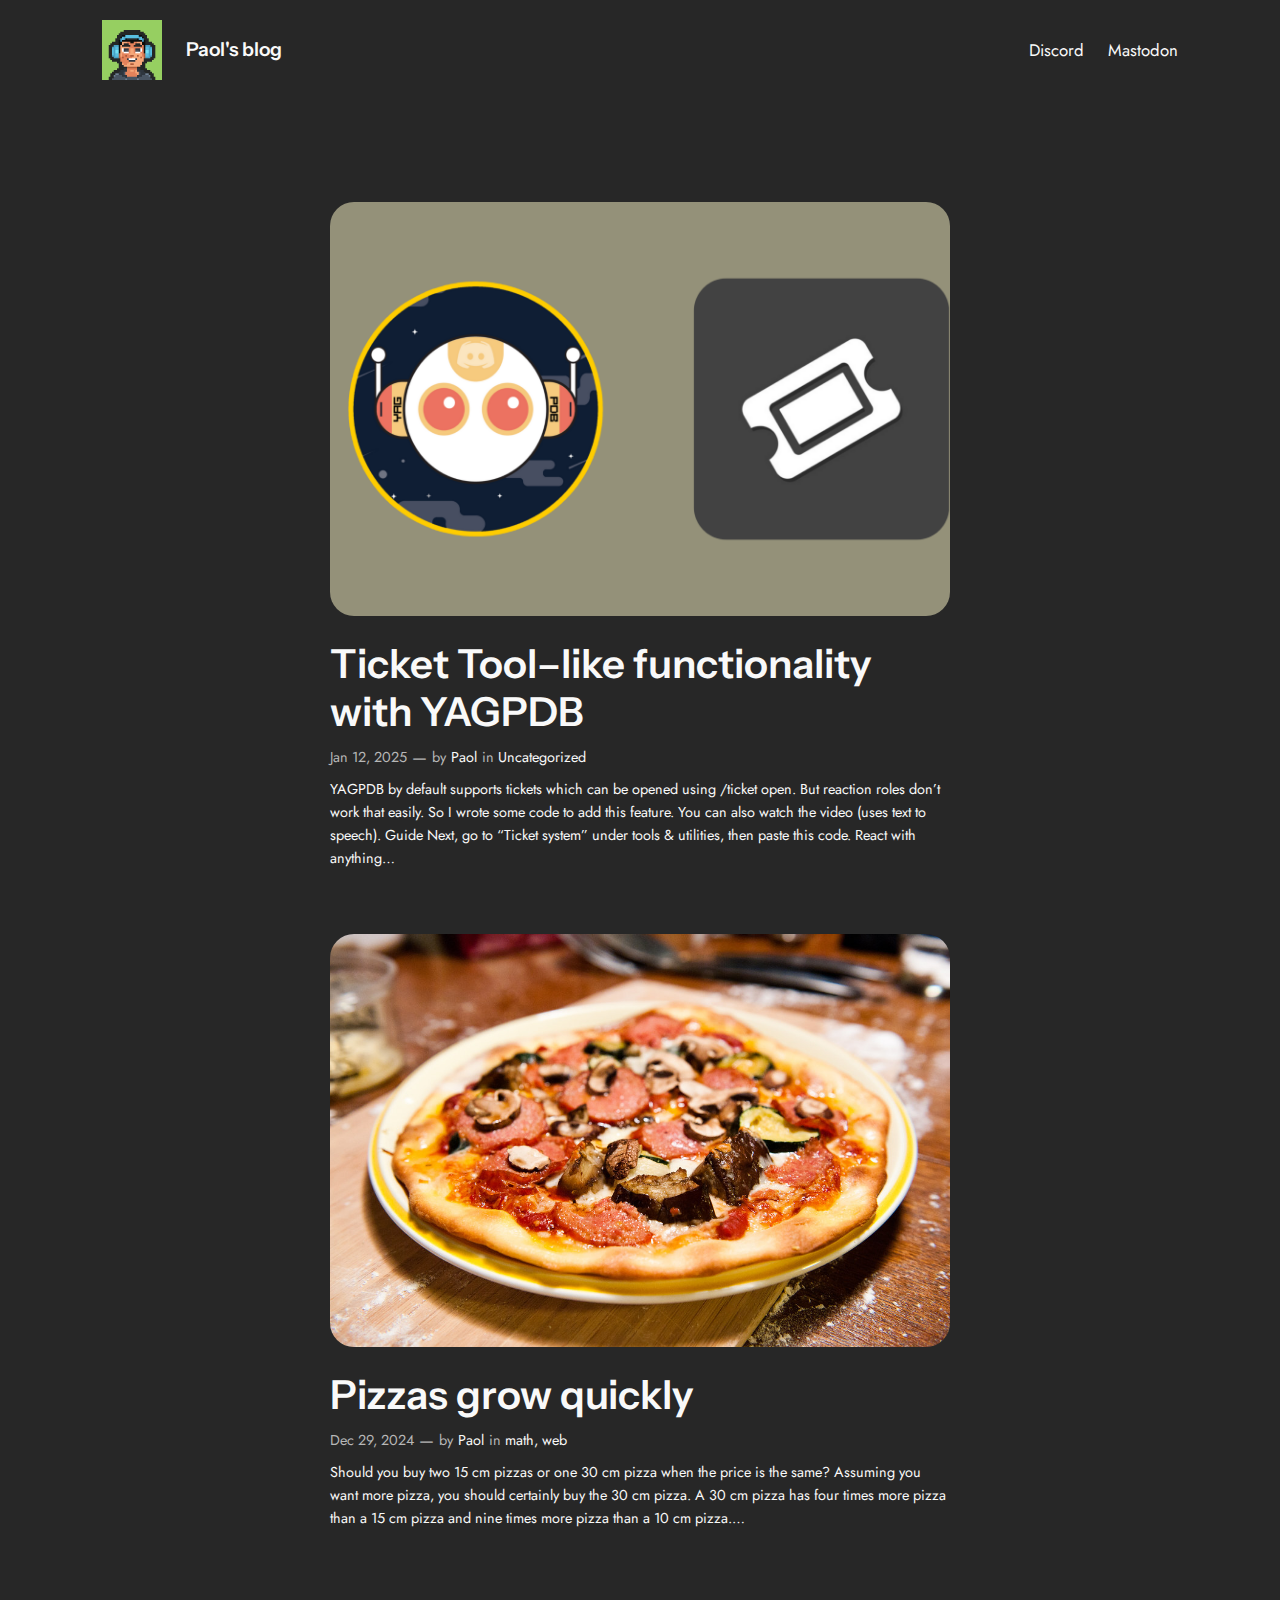
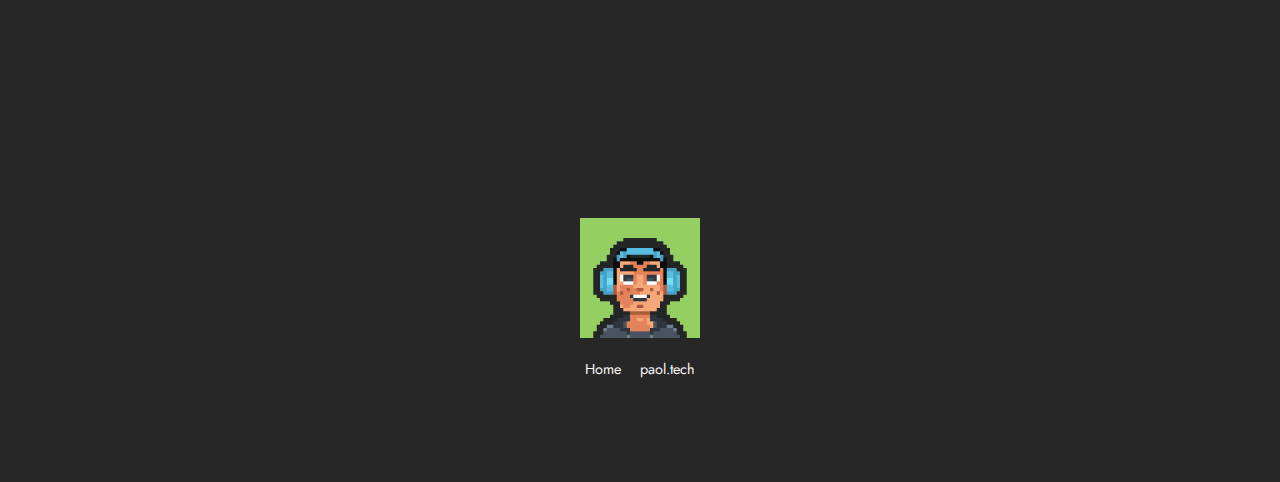
<file: index.html>
<!DOCTYPE html>
<html lang="en-US">
<head>
	<meta charset="UTF-8">
	<meta name="viewport" content="width=device-width, initial-scale=1">
<meta name="robots" content="max-image-preview:large">
	<style>img:is([sizes="auto" i], [sizes^="auto," i]) { contain-intrinsic-size: 3000px 1500px }</style>
	<title>Paol&#039;s blog</title>
<link rel="alternate" type="application/rss+xml" title="Paol&#039;s blog &raquo; Feed" href="./feed/index.html">
<link rel="alternate" type="application/rss+xml" title="Paol&#039;s blog &raquo; Comments Feed" href="./comments/feed/index.html">
<script>
window._wpemojiSettings = {"baseUrl":"https:\/\/s.w.org\/images\/core\/emoji\/15.0.3\/72x72\/","ext":".png","svgUrl":"https:\/\/s.w.org\/images\/core\/emoji\/15.0.3\/svg\/","svgExt":".svg","source":{"concatemoji":".\/\/wp-includes\/js\/wp-emoji-release.min.js?ver=6.7.1"}};
/*! This file is auto-generated */
!function(i,n){var o,s,e;function c(e){try{var t={supportTests:e,timestamp:(new Date).valueOf()};sessionStorage.setItem(o,JSON.stringify(t))}catch(e){}}function p(e,t,n){e.clearRect(0,0,e.canvas.width,e.canvas.height),e.fillText(t,0,0);var t=new Uint32Array(e.getImageData(0,0,e.canvas.width,e.canvas.height).data),r=(e.clearRect(0,0,e.canvas.width,e.canvas.height),e.fillText(n,0,0),new Uint32Array(e.getImageData(0,0,e.canvas.width,e.canvas.height).data));return t.every(function(e,t){return e===r[t]})}function u(e,t,n){switch(t){case"flag":return n(e,"🏳️‍⚧️","🏳️​⚧️")?!1:!n(e,"🇺🇳","🇺​🇳")&&!n(e,"🏴󠁧󠁢󠁥󠁮󠁧󠁿","🏴​󠁧​󠁢​󠁥​󠁮​󠁧​󠁿");case"emoji":return!n(e,"🐦‍⬛","🐦​⬛")}return!1}function f(e,t,n){var r="undefined"!=typeof WorkerGlobalScope&&self instanceof WorkerGlobalScope?new OffscreenCanvas(300,150):i.createElement("canvas"),a=r.getContext("2d",{willReadFrequently:!0}),o=(a.textBaseline="top",a.font="600 32px Arial",{});return e.forEach(function(e){o[e]=t(a,e,n)}),o}function t(e){var t=i.createElement("script");t.src=e,t.defer=!0,i.head.appendChild(t)}"undefined"!=typeof Promise&&(o="wpEmojiSettingsSupports",s=["flag","emoji"],n.supports={everything:!0,everythingExceptFlag:!0},e=new Promise(function(e){i.addEventListener("DOMContentLoaded",e,{once:!0})}),new Promise(function(t){var n=function(){try{var e=JSON.parse(sessionStorage.getItem(o));if("object"==typeof e&&"number"==typeof e.timestamp&&(new Date).valueOf()<e.timestamp+604800&&"object"==typeof e.supportTests)return e.supportTests}catch(e){}return null}();if(!n){if("undefined"!=typeof Worker&&"undefined"!=typeof OffscreenCanvas&&"undefined"!=typeof URL&&URL.createObjectURL&&"undefined"!=typeof Blob)try{var e="postMessage("+f.toString()+"("+[JSON.stringify(s),u.toString(),p.toString()].join(",")+"));",r=new Blob([e],{type:"text/javascript"}),a=new Worker(URL.createObjectURL(r),{name:"wpTestEmojiSupports"});return void(a.onmessage=function(e){c(n=e.data),a.terminate(),t(n)})}catch(e){}c(n=f(s,u,p))}t(n)}).then(function(e){for(var t in e)n.supports[t]=e[t],n.supports.everything=n.supports.everything&&n.supports[t],"flag"!==t&&(n.supports.everythingExceptFlag=n.supports.everythingExceptFlag&&n.supports[t]);n.supports.everythingExceptFlag=n.supports.everythingExceptFlag&&!n.supports.flag,n.DOMReady=!1,n.readyCallback=function(){n.DOMReady=!0}}).then(function(){return e}).then(function(){var e;n.supports.everything||(n.readyCallback(),(e=n.source||{}).concatemoji?t(e.concatemoji):e.wpemoji&&e.twemoji&&(t(e.twemoji),t(e.wpemoji)))}))}((window,document),window._wpemojiSettings);
</script>
<style id="wp-block-site-logo-inline-css">.wp-block-site-logo{box-sizing:border-box;line-height:0}.wp-block-site-logo a{display:inline-block;line-height:0}.wp-block-site-logo.is-default-size img{height:auto;width:120px}.wp-block-site-logo img{height:auto;max-width:100%}.wp-block-site-logo a,.wp-block-site-logo img{border-radius:inherit}.wp-block-site-logo.aligncenter{margin-left:auto;margin-right:auto;text-align:center}:root :where(.wp-block-site-logo.is-style-rounded){border-radius:9999px}</style>
<style id="wp-block-site-title-inline-css">.wp-block-site-title{box-sizing:border-box}.wp-block-site-title :where(a){color:inherit;font-family:inherit;font-size:inherit;font-style:inherit;font-weight:inherit;letter-spacing:inherit;line-height:inherit;text-decoration:inherit}</style>
<style id="wp-block-group-inline-css">.wp-block-group{box-sizing:border-box}:where(.wp-block-group.wp-block-group-is-layout-constrained){position:relative}</style>
<style id="wp-block-navigation-link-inline-css">.wp-block-navigation .wp-block-navigation-item__label{overflow-wrap:break-word}.wp-block-navigation .wp-block-navigation-item__description{display:none}.link-ui-tools{border-top:1px solid #f0f0f0;padding:8px}.link-ui-block-inserter{padding-top:8px}.link-ui-block-inserter__back{margin-left:8px;text-transform:uppercase}

				.is-style-arrow-link .wp-block-navigation-item__label:after {
					content: "\2197";
					padding-inline-start: 0.25rem;
					vertical-align: middle;
					text-decoration: none;
					display: inline-block;
				}</style>
<link rel="stylesheet" id="wp-block-navigation-css" href="./wp-includes/blocks/navigation/style.min.css?ver=6.7.1" media="all">
<style id="wp-block-paragraph-inline-css">.is-small-text{font-size:.875em}.is-regular-text{font-size:1em}.is-large-text{font-size:2.25em}.is-larger-text{font-size:3em}.has-drop-cap:not(:focus):first-letter{float:left;font-size:8.4em;font-style:normal;font-weight:100;line-height:.68;margin:.05em .1em 0 0;text-transform:uppercase}body.rtl .has-drop-cap:not(:focus):first-letter{float:none;margin-left:.1em}p.has-drop-cap.has-background{overflow:hidden}:root :where(p.has-background){padding:1.25em 2.375em}:where(p.has-text-color:not(.has-link-color)) a{color:inherit}p.has-text-align-left[style*="writing-mode:vertical-lr"],p.has-text-align-right[style*="writing-mode:vertical-rl"]{rotate:180deg}</style>
<style id="wp-block-post-featured-image-inline-css">.wp-block-post-featured-image{margin-left:0;margin-right:0}.wp-block-post-featured-image a{display:block;height:100%}.wp-block-post-featured-image :where(img){box-sizing:border-box;height:auto;max-width:100%;vertical-align:bottom;width:100%}.wp-block-post-featured-image.alignfull img,.wp-block-post-featured-image.alignwide img{width:100%}.wp-block-post-featured-image .wp-block-post-featured-image__overlay.has-background-dim{background-color:#000;inset:0;position:absolute}.wp-block-post-featured-image{position:relative}.wp-block-post-featured-image .wp-block-post-featured-image__overlay.has-background-gradient{background-color:initial}.wp-block-post-featured-image .wp-block-post-featured-image__overlay.has-background-dim-0{opacity:0}.wp-block-post-featured-image .wp-block-post-featured-image__overlay.has-background-dim-10{opacity:.1}.wp-block-post-featured-image .wp-block-post-featured-image__overlay.has-background-dim-20{opacity:.2}.wp-block-post-featured-image .wp-block-post-featured-image__overlay.has-background-dim-30{opacity:.3}.wp-block-post-featured-image .wp-block-post-featured-image__overlay.has-background-dim-40{opacity:.4}.wp-block-post-featured-image .wp-block-post-featured-image__overlay.has-background-dim-50{opacity:.5}.wp-block-post-featured-image .wp-block-post-featured-image__overlay.has-background-dim-60{opacity:.6}.wp-block-post-featured-image .wp-block-post-featured-image__overlay.has-background-dim-70{opacity:.7}.wp-block-post-featured-image .wp-block-post-featured-image__overlay.has-background-dim-80{opacity:.8}.wp-block-post-featured-image .wp-block-post-featured-image__overlay.has-background-dim-90{opacity:.9}.wp-block-post-featured-image .wp-block-post-featured-image__overlay.has-background-dim-100{opacity:1}.wp-block-post-featured-image:where(.alignleft,.alignright){width:100%}</style>
<style id="wp-block-post-title-inline-css">.wp-block-post-title{box-sizing:border-box;word-break:break-word}.wp-block-post-title :where(a){display:inline-block;font-family:inherit;font-size:inherit;font-style:inherit;font-weight:inherit;letter-spacing:inherit;line-height:inherit;text-decoration:inherit}</style>
<style id="wp-block-post-date-inline-css">.wp-block-post-date{box-sizing:border-box}</style>
<style id="wp-block-post-author-name-inline-css">.wp-block-post-author-name{box-sizing:border-box}</style>
<style id="wp-block-post-terms-inline-css">.wp-block-post-terms{box-sizing:border-box}.wp-block-post-terms .wp-block-post-terms__separator{white-space:pre-wrap}

				.is-style-pill a,
				.is-style-pill span:not([class], [data-rich-text-placeholder]) {
					display: inline-block;
					background-color: var(--wp--preset--color--base-2);
					padding: 0.375rem 0.875rem;
					border-radius: var(--wp--preset--spacing--20);
				}

				.is-style-pill a:hover {
					background-color: var(--wp--preset--color--contrast-3);
				}</style>
<style id="wp-block-heading-inline-css">h1.has-background,h2.has-background,h3.has-background,h4.has-background,h5.has-background,h6.has-background{padding:1.25em 2.375em}h1.has-text-align-left[style*=writing-mode]:where([style*=vertical-lr]),h1.has-text-align-right[style*=writing-mode]:where([style*=vertical-rl]),h2.has-text-align-left[style*=writing-mode]:where([style*=vertical-lr]),h2.has-text-align-right[style*=writing-mode]:where([style*=vertical-rl]),h3.has-text-align-left[style*=writing-mode]:where([style*=vertical-lr]),h3.has-text-align-right[style*=writing-mode]:where([style*=vertical-rl]),h4.has-text-align-left[style*=writing-mode]:where([style*=vertical-lr]),h4.has-text-align-right[style*=writing-mode]:where([style*=vertical-rl]),h5.has-text-align-left[style*=writing-mode]:where([style*=vertical-lr]),h5.has-text-align-right[style*=writing-mode]:where([style*=vertical-rl]),h6.has-text-align-left[style*=writing-mode]:where([style*=vertical-lr]),h6.has-text-align-right[style*=writing-mode]:where([style*=vertical-rl]){rotate:180deg}

				.is-style-asterisk:before {
					content: '';
					width: 1.5rem;
					height: 3rem;
					background: var(--wp--preset--color--contrast-2, currentColor);
					clip-path: path('M11.93.684v8.039l5.633-5.633 1.216 1.23-5.66 5.66h8.04v1.737H13.2l5.701 5.701-1.23 1.23-5.742-5.742V21h-1.737v-8.094l-5.77 5.77-1.23-1.217 5.743-5.742H.842V9.98h8.162l-5.701-5.7 1.23-1.231 5.66 5.66V.684h1.737Z');
					display: block;
				}

				/* Hide the asterisk if the heading has no content, to avoid using empty headings to display the asterisk only, which is an A11Y issue */
				.is-style-asterisk:empty:before {
					content: none;
				}

				.is-style-asterisk:-moz-only-whitespace:before {
					content: none;
				}

				.is-style-asterisk.has-text-align-center:before {
					margin: 0 auto;
				}

				.is-style-asterisk.has-text-align-right:before {
					margin-left: auto;
				}

				.rtl .is-style-asterisk.has-text-align-left:before {
					margin-right: auto;
				}</style>
<style id="wp-block-post-excerpt-inline-css">:where(.wp-block-post-excerpt){box-sizing:border-box;margin-bottom:var(--wp--style--block-gap);margin-top:var(--wp--style--block-gap)}.wp-block-post-excerpt__excerpt{margin-bottom:0;margin-top:0}.wp-block-post-excerpt__more-text{margin-bottom:0;margin-top:var(--wp--style--block-gap)}.wp-block-post-excerpt__more-link{display:inline-block}</style>
<style id="wp-block-post-template-inline-css">.wp-block-post-template{list-style:none;margin-bottom:0;margin-top:0;max-width:100%;padding:0}.wp-block-post-template.is-flex-container{display:flex;flex-direction:row;flex-wrap:wrap;gap:1.25em}.wp-block-post-template.is-flex-container>li{margin:0;width:100%}@media (min-width:600px){.wp-block-post-template.is-flex-container.is-flex-container.columns-2>li{width:calc(50% - .625em)}.wp-block-post-template.is-flex-container.is-flex-container.columns-3>li{width:calc(33.33333% - .83333em)}.wp-block-post-template.is-flex-container.is-flex-container.columns-4>li{width:calc(25% - .9375em)}.wp-block-post-template.is-flex-container.is-flex-container.columns-5>li{width:calc(20% - 1em)}.wp-block-post-template.is-flex-container.is-flex-container.columns-6>li{width:calc(16.66667% - 1.04167em)}}@media (max-width:600px){.wp-block-post-template-is-layout-grid.wp-block-post-template-is-layout-grid.wp-block-post-template-is-layout-grid.wp-block-post-template-is-layout-grid{grid-template-columns:1fr}}.wp-block-post-template-is-layout-constrained>li>.alignright,.wp-block-post-template-is-layout-flow>li>.alignright{float:right;margin-inline-end:0;margin-inline-start:2em}.wp-block-post-template-is-layout-constrained>li>.alignleft,.wp-block-post-template-is-layout-flow>li>.alignleft{float:left;margin-inline-end:2em;margin-inline-start:0}.wp-block-post-template-is-layout-constrained>li>.aligncenter,.wp-block-post-template-is-layout-flow>li>.aligncenter{margin-inline-end:auto;margin-inline-start:auto}</style>
<style id="wp-block-spacer-inline-css">.wp-block-spacer{clear:both}</style>
<style id="wp-block-query-pagination-inline-css">.wp-block-query-pagination.is-content-justification-space-between>.wp-block-query-pagination-next:last-of-type{margin-inline-start:auto}.wp-block-query-pagination.is-content-justification-space-between>.wp-block-query-pagination-previous:first-child{margin-inline-end:auto}.wp-block-query-pagination .wp-block-query-pagination-previous-arrow{display:inline-block;margin-right:1ch}.wp-block-query-pagination .wp-block-query-pagination-previous-arrow:not(.is-arrow-chevron){transform:scaleX(1)}.wp-block-query-pagination .wp-block-query-pagination-next-arrow{display:inline-block;margin-left:1ch}.wp-block-query-pagination .wp-block-query-pagination-next-arrow:not(.is-arrow-chevron){transform:scaleX(1)}.wp-block-query-pagination.aligncenter{justify-content:center}</style>
<style id="wp-emoji-styles-inline-css">img.wp-smiley, img.emoji {
		display: inline !important;
		border: none !important;
		box-shadow: none !important;
		height: 1em !important;
		width: 1em !important;
		margin: 0 0.07em !important;
		vertical-align: -0.1em !important;
		background: none !important;
		padding: 0 !important;
	}</style>
<style id="wp-block-library-inline-css">:root{--wp-admin-theme-color:#007cba;--wp-admin-theme-color--rgb:0,124,186;--wp-admin-theme-color-darker-10:#006ba1;--wp-admin-theme-color-darker-10--rgb:0,107,161;--wp-admin-theme-color-darker-20:#005a87;--wp-admin-theme-color-darker-20--rgb:0,90,135;--wp-admin-border-width-focus:2px;--wp-block-synced-color:#7a00df;--wp-block-synced-color--rgb:122,0,223;--wp-bound-block-color:var(--wp-block-synced-color)}@media (min-resolution:192dpi){:root{--wp-admin-border-width-focus:1.5px}}.wp-element-button{cursor:pointer}:root{--wp--preset--font-size--normal:16px;--wp--preset--font-size--huge:42px}:root .has-very-light-gray-background-color{background-color:#eee}:root .has-very-dark-gray-background-color{background-color:#313131}:root .has-very-light-gray-color{color:#eee}:root .has-very-dark-gray-color{color:#313131}:root .has-vivid-green-cyan-to-vivid-cyan-blue-gradient-background{background:linear-gradient(135deg,#00d084,#0693e3)}:root .has-purple-crush-gradient-background{background:linear-gradient(135deg,#34e2e4,#4721fb 50%,#ab1dfe)}:root .has-hazy-dawn-gradient-background{background:linear-gradient(135deg,#faaca8,#dad0ec)}:root .has-subdued-olive-gradient-background{background:linear-gradient(135deg,#fafae1,#67a671)}:root .has-atomic-cream-gradient-background{background:linear-gradient(135deg,#fdd79a,#004a59)}:root .has-nightshade-gradient-background{background:linear-gradient(135deg,#330968,#31cdcf)}:root .has-midnight-gradient-background{background:linear-gradient(135deg,#020381,#2874fc)}.has-regular-font-size{font-size:1em}.has-larger-font-size{font-size:2.625em}.has-normal-font-size{font-size:var(--wp--preset--font-size--normal)}.has-huge-font-size{font-size:var(--wp--preset--font-size--huge)}.has-text-align-center{text-align:center}.has-text-align-left{text-align:left}.has-text-align-right{text-align:right}#end-resizable-editor-section{display:none}.aligncenter{clear:both}.items-justified-left{justify-content:flex-start}.items-justified-center{justify-content:center}.items-justified-right{justify-content:flex-end}.items-justified-space-between{justify-content:space-between}.screen-reader-text{border:0;clip:rect(1px,1px,1px,1px);clip-path:inset(50%);height:1px;margin:-1px;overflow:hidden;padding:0;position:absolute;width:1px;word-wrap:normal!important}.screen-reader-text:focus{background-color:#ddd;clip:auto!important;clip-path:none;color:#444;display:block;font-size:1em;height:auto;left:5px;line-height:normal;padding:15px 23px 14px;text-decoration:none;top:5px;width:auto;z-index:100000}html :where(.has-border-color){border-style:solid}html :where([style*=border-top-color]){border-top-style:solid}html :where([style*=border-right-color]){border-right-style:solid}html :where([style*=border-bottom-color]){border-bottom-style:solid}html :where([style*=border-left-color]){border-left-style:solid}html :where([style*=border-width]){border-style:solid}html :where([style*=border-top-width]){border-top-style:solid}html :where([style*=border-right-width]){border-right-style:solid}html :where([style*=border-bottom-width]){border-bottom-style:solid}html :where([style*=border-left-width]){border-left-style:solid}html :where(img[class*=wp-image-]){height:auto;max-width:100%}:where(figure){margin:0 0 1em}html :where(.is-position-sticky){--wp-admin--admin-bar--position-offset:var(--wp-admin--admin-bar--height,0px)}@media screen and (max-width:600px){html :where(.is-position-sticky){--wp-admin--admin-bar--position-offset:0px}}</style>
<style id="global-styles-inline-css">:root{--wp--preset--aspect-ratio--square: 1;--wp--preset--aspect-ratio--4-3: 4/3;--wp--preset--aspect-ratio--3-4: 3/4;--wp--preset--aspect-ratio--3-2: 3/2;--wp--preset--aspect-ratio--2-3: 2/3;--wp--preset--aspect-ratio--16-9: 16/9;--wp--preset--aspect-ratio--9-16: 9/16;--wp--preset--color--black: #000000;--wp--preset--color--cyan-bluish-gray: #abb8c3;--wp--preset--color--white: #ffffff;--wp--preset--color--pale-pink: #f78da7;--wp--preset--color--vivid-red: #cf2e2e;--wp--preset--color--luminous-vivid-orange: #ff6900;--wp--preset--color--luminous-vivid-amber: #fcb900;--wp--preset--color--light-green-cyan: #7bdcb5;--wp--preset--color--vivid-green-cyan: #00d084;--wp--preset--color--pale-cyan-blue: #8ed1fc;--wp--preset--color--vivid-cyan-blue: #0693e3;--wp--preset--color--vivid-purple: #9b51e0;--wp--preset--color--base: #272727;--wp--preset--color--base-2: #303030;--wp--preset--color--contrast: #f9f9f9;--wp--preset--color--contrast-2: #B7B7B7;--wp--preset--color--contrast-3: #909090;--wp--preset--color--accent: #5F584F;--wp--preset--color--accent-2: #6D533C;--wp--preset--color--accent-3: #973C20;--wp--preset--color--accent-4: #4D5B48;--wp--preset--color--accent-5: #4F5959;--wp--preset--gradient--vivid-cyan-blue-to-vivid-purple: linear-gradient(135deg,rgba(6,147,227,1) 0%,rgb(155,81,224) 100%);--wp--preset--gradient--light-green-cyan-to-vivid-green-cyan: linear-gradient(135deg,rgb(122,220,180) 0%,rgb(0,208,130) 100%);--wp--preset--gradient--luminous-vivid-amber-to-luminous-vivid-orange: linear-gradient(135deg,rgba(252,185,0,1) 0%,rgba(255,105,0,1) 100%);--wp--preset--gradient--luminous-vivid-orange-to-vivid-red: linear-gradient(135deg,rgba(255,105,0,1) 0%,rgb(207,46,46) 100%);--wp--preset--gradient--very-light-gray-to-cyan-bluish-gray: linear-gradient(135deg,rgb(238,238,238) 0%,rgb(169,184,195) 100%);--wp--preset--gradient--cool-to-warm-spectrum: linear-gradient(135deg,rgb(74,234,220) 0%,rgb(151,120,209) 20%,rgb(207,42,186) 40%,rgb(238,44,130) 60%,rgb(251,105,98) 80%,rgb(254,248,76) 100%);--wp--preset--gradient--blush-light-purple: linear-gradient(135deg,rgb(255,206,236) 0%,rgb(152,150,240) 100%);--wp--preset--gradient--blush-bordeaux: linear-gradient(135deg,rgb(254,205,165) 0%,rgb(254,45,45) 50%,rgb(107,0,62) 100%);--wp--preset--gradient--luminous-dusk: linear-gradient(135deg,rgb(255,203,112) 0%,rgb(199,81,192) 50%,rgb(65,88,208) 100%);--wp--preset--gradient--pale-ocean: linear-gradient(135deg,rgb(255,245,203) 0%,rgb(182,227,212) 50%,rgb(51,167,181) 100%);--wp--preset--gradient--electric-grass: linear-gradient(135deg,rgb(202,248,128) 0%,rgb(113,206,126) 100%);--wp--preset--gradient--midnight: linear-gradient(135deg,rgb(2,3,129) 0%,rgb(40,116,252) 100%);--wp--preset--gradient--gradient-1: linear-gradient(to bottom, #5F584F 0%, #272727 100%);--wp--preset--gradient--gradient-2: linear-gradient(to bottom, #6D533C 0%, #272727 100%);--wp--preset--gradient--gradient-3: linear-gradient(to bottom, #973C20 0%, #272727 100%);--wp--preset--gradient--gradient-4: linear-gradient(to bottom, #4D5B48 0%, #272727 100%);--wp--preset--gradient--gradient-5: linear-gradient(to bottom, #4F5959 0%, #272727 100%);--wp--preset--gradient--gradient-6: linear-gradient(to bottom, #909090 0%, #272727 100%);--wp--preset--gradient--gradient-7: linear-gradient(to bottom, #5F584F 50%, #272727 50%);--wp--preset--gradient--gradient-8: linear-gradient(to bottom, #6D533C 50%, #272727 50%);--wp--preset--gradient--gradient-9: linear-gradient(to bottom, #973C20 50%, #272727 50%);--wp--preset--gradient--gradient-10: linear-gradient(to bottom, #4D5B48 50%, #272727 50%);--wp--preset--gradient--gradient-11: linear-gradient(to bottom, #4F5959 50%, #272727 50%);--wp--preset--gradient--gradient-12: linear-gradient(to bottom, #A4A4A4 50%, #272727 50%);--wp--preset--font-size--small: 0.9rem;--wp--preset--font-size--medium: 1.05rem;--wp--preset--font-size--large: clamp(1.39rem, 1.39rem + ((1vw - 0.2rem) * 0.767), 1.85rem);--wp--preset--font-size--x-large: clamp(1.85rem, 1.85rem + ((1vw - 0.2rem) * 1.083), 2.5rem);--wp--preset--font-size--xx-large: clamp(2.5rem, 2.5rem + ((1vw - 0.2rem) * 1.283), 3.27rem);--wp--preset--font-family--heading: "Instrument Sans", sans-serif;--wp--preset--font-family--body: "Jost", sans-serif;--wp--preset--font-family--system-sans-serif: -apple-system, BlinkMacSystemFont, avenir next, avenir, segoe ui, helvetica neue, helvetica, Cantarell, Ubuntu, roboto, noto, arial, sans-serif;--wp--preset--font-family--system-serif: Iowan Old Style, Apple Garamond, Baskerville, Times New Roman, Droid Serif, Times, Source Serif Pro, serif, Apple Color Emoji, Segoe UI Emoji, Segoe UI Symbol;--wp--preset--spacing--20: min(1.5rem, 2vw);--wp--preset--spacing--30: min(2.5rem, 3vw);--wp--preset--spacing--40: min(4rem, 5vw);--wp--preset--spacing--50: min(6.5rem, 8vw);--wp--preset--spacing--60: min(10.5rem, 13vw);--wp--preset--spacing--70: 3.38rem;--wp--preset--spacing--80: 5.06rem;--wp--preset--spacing--10: 1rem;--wp--preset--shadow--natural: 6px 6px 9px rgba(0, 0, 0, 0.2);--wp--preset--shadow--deep: 12px 12px 50px rgba(0, 0, 0, 0.4);--wp--preset--shadow--sharp: 6px 6px 0px rgba(0, 0, 0, 0.2);--wp--preset--shadow--outlined: 6px 6px 0px -3px rgba(255, 255, 255, 1), 6px 6px rgba(0, 0, 0, 1);--wp--preset--shadow--crisp: 6px 6px 0px rgba(0, 0, 0, 1);}:root { --wp--style--global--content-size: 620px;--wp--style--global--wide-size: 1280px; }:where(body) { margin: 0; }.wp-site-blocks { padding-top: var(--wp--style--root--padding-top); padding-bottom: var(--wp--style--root--padding-bottom); }.has-global-padding { padding-right: var(--wp--style--root--padding-right); padding-left: var(--wp--style--root--padding-left); }.has-global-padding > .alignfull { margin-right: calc(var(--wp--style--root--padding-right) * -1); margin-left: calc(var(--wp--style--root--padding-left) * -1); }.has-global-padding :where(:not(.alignfull.is-layout-flow) > .has-global-padding:not(.wp-block-block, .alignfull)) { padding-right: 0; padding-left: 0; }.has-global-padding :where(:not(.alignfull.is-layout-flow) > .has-global-padding:not(.wp-block-block, .alignfull)) > .alignfull { margin-left: 0; margin-right: 0; }.wp-site-blocks > .alignleft { float: left; margin-right: 2em; }.wp-site-blocks > .alignright { float: right; margin-left: 2em; }.wp-site-blocks > .aligncenter { justify-content: center; margin-left: auto; margin-right: auto; }:where(.wp-site-blocks) > * { margin-block-start: 1.2rem; margin-block-end: 0; }:where(.wp-site-blocks) > :first-child { margin-block-start: 0; }:where(.wp-site-blocks) > :last-child { margin-block-end: 0; }:root { --wp--style--block-gap: 1.2rem; }:root :where(.is-layout-flow) > :first-child{margin-block-start: 0;}:root :where(.is-layout-flow) > :last-child{margin-block-end: 0;}:root :where(.is-layout-flow) > *{margin-block-start: 1.2rem;margin-block-end: 0;}:root :where(.is-layout-constrained) > :first-child{margin-block-start: 0;}:root :where(.is-layout-constrained) > :last-child{margin-block-end: 0;}:root :where(.is-layout-constrained) > *{margin-block-start: 1.2rem;margin-block-end: 0;}:root :where(.is-layout-flex){gap: 1.2rem;}:root :where(.is-layout-grid){gap: 1.2rem;}.is-layout-flow > .alignleft{float: left;margin-inline-start: 0;margin-inline-end: 2em;}.is-layout-flow > .alignright{float: right;margin-inline-start: 2em;margin-inline-end: 0;}.is-layout-flow > .aligncenter{margin-left: auto !important;margin-right: auto !important;}.is-layout-constrained > .alignleft{float: left;margin-inline-start: 0;margin-inline-end: 2em;}.is-layout-constrained > .alignright{float: right;margin-inline-start: 2em;margin-inline-end: 0;}.is-layout-constrained > .aligncenter{margin-left: auto !important;margin-right: auto !important;}.is-layout-constrained > :where(:not(.alignleft):not(.alignright):not(.alignfull)){max-width: var(--wp--style--global--content-size);margin-left: auto !important;margin-right: auto !important;}.is-layout-constrained > .alignwide{max-width: var(--wp--style--global--wide-size);}body .is-layout-flex{display: flex;}.is-layout-flex{flex-wrap: wrap;align-items: center;}.is-layout-flex > :is(*, div){margin: 0;}body .is-layout-grid{display: grid;}.is-layout-grid > :is(*, div){margin: 0;}body{background-color: var(--wp--preset--color--base);color: var(--wp--preset--color--contrast);font-family: var(--wp--preset--font-family--body);font-size: var(--wp--preset--font-size--medium);font-style: normal;font-weight: 400;line-height: 1.55;--wp--style--root--padding-top: 0px;--wp--style--root--padding-right: var(--wp--preset--spacing--50);--wp--style--root--padding-bottom: 0px;--wp--style--root--padding-left: var(--wp--preset--spacing--50);}a:where(:not(.wp-element-button)){color: var(--wp--preset--color--contrast);text-decoration: underline;}:root :where(a:where(:not(.wp-element-button)):hover){text-decoration: none;}h1, h2, h3, h4, h5, h6{color: var(--wp--preset--color--contrast);font-family: var(--wp--preset--font-family--heading);font-style: normal;font-weight: 600;line-height: 1.2;}h1{font-size: var(--wp--preset--font-size--x-large);line-height: 1.15;}h2{font-size: clamp(1.301rem, 1.301rem + ((1vw - 0.2rem) * 1.332), 2.1rem);}h3{font-size: var(--wp--preset--font-size--large);}h4{font-size: clamp(1.039rem, 1.039rem + ((1vw - 0.2rem) * 0.935), 1.6rem);}h5{font-size: clamp(0.929rem, 0.929rem + ((1vw - 0.2rem) * 0.785), 1.4rem);}h6{font-size: var(--wp--preset--font-size--small);}:root :where(.wp-element-button, .wp-block-button__link){background-color: var(--wp--preset--color--contrast);border-radius: .33rem;border-color: var(--wp--preset--color--contrast);border-width: 0;color: var(--wp--preset--color--base);font-family: inherit;font-size: var(--wp--preset--font-size--small);font-style: normal;font-weight: 500;line-height: inherit;padding-top: 0.6rem;padding-right: 1rem;padding-bottom: 0.6rem;padding-left: 1rem;text-decoration: none;}:root :where(.wp-element-button:hover, .wp-block-button__link:hover){background-color: var(--wp--preset--color--contrast-2);border-color: var(--wp--preset--color--contrast-2);color: var(--wp--preset--color--base);}:root :where(.wp-element-button:focus, .wp-block-button__link:focus){background-color: var(--wp--preset--color--contrast-2);border-color: var(--wp--preset--color--contrast-2);color: var(--wp--preset--color--base);outline-color: var(--wp--preset--color--contrast);outline-offset: 2px;}:root :where(.wp-element-button:active, .wp-block-button__link:active){background-color: var(--wp--preset--color--contrast);color: var(--wp--preset--color--base);}:root :where(.wp-element-caption, .wp-block-audio figcaption, .wp-block-embed figcaption, .wp-block-gallery figcaption, .wp-block-image figcaption, .wp-block-table figcaption, .wp-block-video figcaption){color: var(--wp--preset--color--contrast-2);font-family: var(--wp--preset--font-family--body);font-size: 0.8rem;}.has-black-color{color: var(--wp--preset--color--black) !important;}.has-cyan-bluish-gray-color{color: var(--wp--preset--color--cyan-bluish-gray) !important;}.has-white-color{color: var(--wp--preset--color--white) !important;}.has-pale-pink-color{color: var(--wp--preset--color--pale-pink) !important;}.has-vivid-red-color{color: var(--wp--preset--color--vivid-red) !important;}.has-luminous-vivid-orange-color{color: var(--wp--preset--color--luminous-vivid-orange) !important;}.has-luminous-vivid-amber-color{color: var(--wp--preset--color--luminous-vivid-amber) !important;}.has-light-green-cyan-color{color: var(--wp--preset--color--light-green-cyan) !important;}.has-vivid-green-cyan-color{color: var(--wp--preset--color--vivid-green-cyan) !important;}.has-pale-cyan-blue-color{color: var(--wp--preset--color--pale-cyan-blue) !important;}.has-vivid-cyan-blue-color{color: var(--wp--preset--color--vivid-cyan-blue) !important;}.has-vivid-purple-color{color: var(--wp--preset--color--vivid-purple) !important;}.has-base-color{color: var(--wp--preset--color--base) !important;}.has-base-2-color{color: var(--wp--preset--color--base-2) !important;}.has-contrast-color{color: var(--wp--preset--color--contrast) !important;}.has-contrast-2-color{color: var(--wp--preset--color--contrast-2) !important;}.has-contrast-3-color{color: var(--wp--preset--color--contrast-3) !important;}.has-accent-color{color: var(--wp--preset--color--accent) !important;}.has-accent-2-color{color: var(--wp--preset--color--accent-2) !important;}.has-accent-3-color{color: var(--wp--preset--color--accent-3) !important;}.has-accent-4-color{color: var(--wp--preset--color--accent-4) !important;}.has-accent-5-color{color: var(--wp--preset--color--accent-5) !important;}.has-black-background-color{background-color: var(--wp--preset--color--black) !important;}.has-cyan-bluish-gray-background-color{background-color: var(--wp--preset--color--cyan-bluish-gray) !important;}.has-white-background-color{background-color: var(--wp--preset--color--white) !important;}.has-pale-pink-background-color{background-color: var(--wp--preset--color--pale-pink) !important;}.has-vivid-red-background-color{background-color: var(--wp--preset--color--vivid-red) !important;}.has-luminous-vivid-orange-background-color{background-color: var(--wp--preset--color--luminous-vivid-orange) !important;}.has-luminous-vivid-amber-background-color{background-color: var(--wp--preset--color--luminous-vivid-amber) !important;}.has-light-green-cyan-background-color{background-color: var(--wp--preset--color--light-green-cyan) !important;}.has-vivid-green-cyan-background-color{background-color: var(--wp--preset--color--vivid-green-cyan) !important;}.has-pale-cyan-blue-background-color{background-color: var(--wp--preset--color--pale-cyan-blue) !important;}.has-vivid-cyan-blue-background-color{background-color: var(--wp--preset--color--vivid-cyan-blue) !important;}.has-vivid-purple-background-color{background-color: var(--wp--preset--color--vivid-purple) !important;}.has-base-background-color{background-color: var(--wp--preset--color--base) !important;}.has-base-2-background-color{background-color: var(--wp--preset--color--base-2) !important;}.has-contrast-background-color{background-color: var(--wp--preset--color--contrast) !important;}.has-contrast-2-background-color{background-color: var(--wp--preset--color--contrast-2) !important;}.has-contrast-3-background-color{background-color: var(--wp--preset--color--contrast-3) !important;}.has-accent-background-color{background-color: var(--wp--preset--color--accent) !important;}.has-accent-2-background-color{background-color: var(--wp--preset--color--accent-2) !important;}.has-accent-3-background-color{background-color: var(--wp--preset--color--accent-3) !important;}.has-accent-4-background-color{background-color: var(--wp--preset--color--accent-4) !important;}.has-accent-5-background-color{background-color: var(--wp--preset--color--accent-5) !important;}.has-black-border-color{border-color: var(--wp--preset--color--black) !important;}.has-cyan-bluish-gray-border-color{border-color: var(--wp--preset--color--cyan-bluish-gray) !important;}.has-white-border-color{border-color: var(--wp--preset--color--white) !important;}.has-pale-pink-border-color{border-color: var(--wp--preset--color--pale-pink) !important;}.has-vivid-red-border-color{border-color: var(--wp--preset--color--vivid-red) !important;}.has-luminous-vivid-orange-border-color{border-color: var(--wp--preset--color--luminous-vivid-orange) !important;}.has-luminous-vivid-amber-border-color{border-color: var(--wp--preset--color--luminous-vivid-amber) !important;}.has-light-green-cyan-border-color{border-color: var(--wp--preset--color--light-green-cyan) !important;}.has-vivid-green-cyan-border-color{border-color: var(--wp--preset--color--vivid-green-cyan) !important;}.has-pale-cyan-blue-border-color{border-color: var(--wp--preset--color--pale-cyan-blue) !important;}.has-vivid-cyan-blue-border-color{border-color: var(--wp--preset--color--vivid-cyan-blue) !important;}.has-vivid-purple-border-color{border-color: var(--wp--preset--color--vivid-purple) !important;}.has-base-border-color{border-color: var(--wp--preset--color--base) !important;}.has-base-2-border-color{border-color: var(--wp--preset--color--base-2) !important;}.has-contrast-border-color{border-color: var(--wp--preset--color--contrast) !important;}.has-contrast-2-border-color{border-color: var(--wp--preset--color--contrast-2) !important;}.has-contrast-3-border-color{border-color: var(--wp--preset--color--contrast-3) !important;}.has-accent-border-color{border-color: var(--wp--preset--color--accent) !important;}.has-accent-2-border-color{border-color: var(--wp--preset--color--accent-2) !important;}.has-accent-3-border-color{border-color: var(--wp--preset--color--accent-3) !important;}.has-accent-4-border-color{border-color: var(--wp--preset--color--accent-4) !important;}.has-accent-5-border-color{border-color: var(--wp--preset--color--accent-5) !important;}.has-vivid-cyan-blue-to-vivid-purple-gradient-background{background: var(--wp--preset--gradient--vivid-cyan-blue-to-vivid-purple) !important;}.has-light-green-cyan-to-vivid-green-cyan-gradient-background{background: var(--wp--preset--gradient--light-green-cyan-to-vivid-green-cyan) !important;}.has-luminous-vivid-amber-to-luminous-vivid-orange-gradient-background{background: var(--wp--preset--gradient--luminous-vivid-amber-to-luminous-vivid-orange) !important;}.has-luminous-vivid-orange-to-vivid-red-gradient-background{background: var(--wp--preset--gradient--luminous-vivid-orange-to-vivid-red) !important;}.has-very-light-gray-to-cyan-bluish-gray-gradient-background{background: var(--wp--preset--gradient--very-light-gray-to-cyan-bluish-gray) !important;}.has-cool-to-warm-spectrum-gradient-background{background: var(--wp--preset--gradient--cool-to-warm-spectrum) !important;}.has-blush-light-purple-gradient-background{background: var(--wp--preset--gradient--blush-light-purple) !important;}.has-blush-bordeaux-gradient-background{background: var(--wp--preset--gradient--blush-bordeaux) !important;}.has-luminous-dusk-gradient-background{background: var(--wp--preset--gradient--luminous-dusk) !important;}.has-pale-ocean-gradient-background{background: var(--wp--preset--gradient--pale-ocean) !important;}.has-electric-grass-gradient-background{background: var(--wp--preset--gradient--electric-grass) !important;}.has-midnight-gradient-background{background: var(--wp--preset--gradient--midnight) !important;}.has-gradient-1-gradient-background{background: var(--wp--preset--gradient--gradient-1) !important;}.has-gradient-2-gradient-background{background: var(--wp--preset--gradient--gradient-2) !important;}.has-gradient-3-gradient-background{background: var(--wp--preset--gradient--gradient-3) !important;}.has-gradient-4-gradient-background{background: var(--wp--preset--gradient--gradient-4) !important;}.has-gradient-5-gradient-background{background: var(--wp--preset--gradient--gradient-5) !important;}.has-gradient-6-gradient-background{background: var(--wp--preset--gradient--gradient-6) !important;}.has-gradient-7-gradient-background{background: var(--wp--preset--gradient--gradient-7) !important;}.has-gradient-8-gradient-background{background: var(--wp--preset--gradient--gradient-8) !important;}.has-gradient-9-gradient-background{background: var(--wp--preset--gradient--gradient-9) !important;}.has-gradient-10-gradient-background{background: var(--wp--preset--gradient--gradient-10) !important;}.has-gradient-11-gradient-background{background: var(--wp--preset--gradient--gradient-11) !important;}.has-gradient-12-gradient-background{background: var(--wp--preset--gradient--gradient-12) !important;}.has-small-font-size{font-size: var(--wp--preset--font-size--small) !important;}.has-medium-font-size{font-size: var(--wp--preset--font-size--medium) !important;}.has-large-font-size{font-size: var(--wp--preset--font-size--large) !important;}.has-x-large-font-size{font-size: var(--wp--preset--font-size--x-large) !important;}.has-xx-large-font-size{font-size: var(--wp--preset--font-size--xx-large) !important;}.has-heading-font-family{font-family: var(--wp--preset--font-family--heading) !important;}.has-body-font-family{font-family: var(--wp--preset--font-family--body) !important;}.has-system-sans-serif-font-family{font-family: var(--wp--preset--font-family--system-sans-serif) !important;}.has-system-serif-font-family{font-family: var(--wp--preset--font-family--system-serif) !important;}:where(.wp-site-blocks *:focus){outline-width:2px;outline-style:solid}
:root :where(.wp-block-navigation){font-style: normal;font-weight: 400;}
:root :where(.wp-block-navigation a:where(:not(.wp-element-button))){text-decoration: none;}
:root :where(.wp-block-navigation a:where(:not(.wp-element-button)):hover){text-decoration: underline;}
:root :where(.wp-block-post-author-name){font-size: var(--wp--preset--font-size--small);}
:root :where(.wp-block-post-author-name a:where(:not(.wp-element-button))){text-decoration: none;}
:root :where(.wp-block-post-author-name a:where(:not(.wp-element-button)):hover){text-decoration: underline;}
:root :where(.wp-block-post-date){color: var(--wp--preset--color--contrast-2);font-size: var(--wp--preset--font-size--small);}
:root :where(.wp-block-post-date a:where(:not(.wp-element-button))){color: var(--wp--preset--color--contrast-2);text-decoration: none;}
:root :where(.wp-block-post-date a:where(:not(.wp-element-button)):hover){text-decoration: underline;}
:root :where(.wp-block-post-excerpt){line-height: 1.6;}
:root :where(.wp-block-post-featured-image img, .wp-block-post-featured-image .block-editor-media-placeholder, .wp-block-post-featured-image .wp-block-post-featured-image__overlay){border-radius: var(--wp--preset--spacing--20);}
:root :where(.wp-block-post-terms){font-size: var(--wp--preset--font-size--small);}:root :where(.wp-block-post-terms .wp-block-post-terms__prefix){color: var(--wp--preset--color--contrast-2);}
:root :where(.wp-block-post-terms a:where(:not(.wp-element-button))){text-decoration: none;}
:root :where(.wp-block-post-terms a:where(:not(.wp-element-button)):hover){text-decoration: underline;}
:root :where(.wp-block-post-title a:where(:not(.wp-element-button))){text-decoration: none;}
:root :where(.wp-block-post-title a:where(:not(.wp-element-button)):hover){text-decoration: underline;}
:root :where(.wp-block-query-no-results){padding-top: var(--wp--preset--spacing--30);}
:root :where(.wp-block-site-title){font-family: var(--wp--preset--font-family--heading);font-size: clamp(0.875rem, 0.875rem + ((1vw - 0.2rem) * 0.542), 1.2rem);font-style: normal;font-weight: 600;}
:root :where(.wp-block-site-title a:where(:not(.wp-element-button))){text-decoration: none;}
:root :where(.wp-block-site-title a:where(:not(.wp-element-button)):hover){text-decoration: none;}</style>
<style id="core-block-supports-inline-css">.wp-container-core-group-is-layout-1 > *{margin-block-start:0;margin-block-end:0;}.wp-container-core-group-is-layout-1 > * + *{margin-block-start:0px;margin-block-end:0;}.wp-container-core-group-is-layout-2{gap:var(--wp--preset--spacing--20);}.wp-container-core-navigation-is-layout-1{gap:var(--wp--preset--spacing--20);justify-content:flex-end;}.wp-container-core-group-is-layout-3{justify-content:flex-start;}.wp-container-core-group-is-layout-4{justify-content:space-between;}.wp-container-core-group-is-layout-6{gap:0.3em;justify-content:flex-start;}.wp-container-core-group-is-layout-8{flex-wrap:nowrap;gap:8px;flex-direction:column;align-items:flex-start;}.wp-container-core-group-is-layout-9{gap:0.3em;justify-content:flex-start;}.wp-container-core-group-is-layout-11{flex-wrap:nowrap;gap:8px;flex-direction:column;align-items:flex-start;}.wp-container-core-post-template-is-layout-1 > *{margin-block-start:0;margin-block-end:0;}.wp-container-core-post-template-is-layout-1 > * + *{margin-block-start:var(--wp--preset--spacing--40);margin-block-end:0;}.wp-container-core-group-is-layout-13 > *{margin-block-start:0;margin-block-end:0;}.wp-container-core-group-is-layout-13 > * + *{margin-block-start:0;margin-block-end:0;}.wp-container-core-navigation-is-layout-2{justify-content:center;}.wp-container-core-group-is-layout-14{flex-direction:column;align-items:center;}</style>
<style id="wp-block-template-skip-link-inline-css">.skip-link.screen-reader-text {
			border: 0;
			clip: rect(1px,1px,1px,1px);
			clip-path: inset(50%);
			height: 1px;
			margin: -1px;
			overflow: hidden;
			padding: 0;
			position: absolute !important;
			width: 1px;
			word-wrap: normal !important;
		}

		.skip-link.screen-reader-text:focus {
			background-color: #eee;
			clip: auto !important;
			clip-path: none;
			color: #444;
			display: block;
			font-size: 1em;
			height: auto;
			left: 5px;
			line-height: normal;
			padding: 15px 23px 14px;
			text-decoration: none;
			top: 5px;
			width: auto;
			z-index: 100000;
		}</style>
<link rel="https://api.w.org/" href="./wp-json/index.html">
<link rel="EditURI" type="application/rsd+xml" title="RSD" href="./xmlrpc.php?rsd">
<meta name="generator" content="WordPress 6.7.1">
<script type="importmap" id="wp-importmap">{"imports":{"@wordpress\/interactivity":".\/\/wp-includes\/js\/dist\/script-modules\/interactivity\/index.min.js?ver=06b8f695ef48ab2d9277"}}</script>
<script type="module" src="./wp-includes/js/dist/script-modules/block-library/navigation/view.min.js?ver=8ff192874fc8910a284c" id="@wordpress/block-library/navigation/view-js-module"></script>
<link rel="modulepreload" href="./wp-includes/js/dist/script-modules/interactivity/index.min.js?ver=06b8f695ef48ab2d9277" id="@wordpress/interactivity-js-modulepreload">
<style class="wp-fonts-local">@font-face{font-family:"Instrument Sans";font-style:normal;font-weight:400 700;font-display:fallback;src:url('./wp-content/themes/twentytwentyfour/assets/fonts/instrument-sans/InstrumentSans-VariableFont_wdth,wght.woff2') format('woff2');}
@font-face{font-family:"Instrument Sans";font-style:italic;font-weight:400 700;font-display:fallback;src:url('./wp-content/themes/twentytwentyfour/assets/fonts/instrument-sans/InstrumentSans-Italic-VariableFont_wdth,wght.woff2') format('woff2');}
@font-face{font-family:Jost;font-style:normal;font-weight:100 900;font-display:fallback;src:url('./wp-content/themes/twentytwentyfour/assets/fonts/jost/Jost-VariableFont_wght.woff2') format('woff2');}
@font-face{font-family:Jost;font-style:italic;font-weight:100 900;font-display:fallback;src:url('./wp-content/themes/twentytwentyfour/assets/fonts/jost/Jost-Italic-VariableFont_wght.woff2') format('woff2');}</style>
<link rel="icon" href="./wp-content/uploads/2024/12/avatar.png" sizes="32x32">
<link rel="icon" href="./wp-content/uploads/2024/12/avatar.png" sizes="192x192">
<link rel="apple-touch-icon" href="./wp-content/uploads/2024/12/avatar.png">
<meta name="msapplication-TileImage" content="./wp-content/uploads/2024/12/avatar.png">
</head>

<body class="home blog wp-custom-logo wp-embed-responsive">

<div class="wp-site-blocks">
<header class="wp-block-template-part">
<div class="wp-block-group alignwide has-base-background-color has-background has-global-padding is-layout-constrained wp-block-group-is-layout-constrained" style="padding-top:20px;padding-bottom:20px">
	
	<div class="wp-block-group alignwide is-content-justification-space-between is-layout-flex wp-container-core-group-is-layout-4 wp-block-group-is-layout-flex">
		
		<div class="wp-block-group is-layout-flex wp-container-core-group-is-layout-2 wp-block-group-is-layout-flex">
			<div class="wp-block-site-logo"><a href="./index.html" class="custom-logo-link" rel="home" aria-current="page"><img width="60" height="60" src="./wp-content/uploads/2024/12/avatar.png" class="custom-logo" alt="Paol&#039;s blog" decoding="async"></a></div>

			
			<div class="wp-block-group is-layout-flow wp-container-core-group-is-layout-1 wp-block-group-is-layout-flow">
				<p class="wp-block-site-title"><a href="./index.html" target="_self" rel="home" aria-current="page">Paol&#039;s blog</a></p>
			</div>
			
		</div>
		

		
		<div class="wp-block-group is-content-justification-left is-layout-flex wp-container-core-group-is-layout-3 wp-block-group-is-layout-flex">
			<nav class="is-responsive items-justified-right wp-block-navigation is-horizontal is-content-justification-right is-layout-flex wp-container-core-navigation-is-layout-1 wp-block-navigation-is-layout-flex" aria-label="" data-wp-interactive="core/navigation" data-wp-context='{"overlayOpenedBy":{"click":false,"hover":false,"focus":false},"type":"overlay","roleAttribute":"","ariaLabel":"Menu"}'><button aria-haspopup="dialog" aria-label="Open menu" class="wp-block-navigation__responsive-container-open " data-wp-on-async--click="actions.openMenuOnClick" data-wp-on--keydown="actions.handleMenuKeydown"><svg width="24" height="24" xmlns="http://www.w3.org/2000/svg" viewbox="0 0 24 24" aria-hidden="true" focusable="false"><rect x="4" y="7.5" width="16" height="1.5"></rect><rect x="4" y="15" width="16" height="1.5"></rect></svg></button>
				<div class="wp-block-navigation__responsive-container  " id="modal-1" data-wp-class--has-modal-open="state.isMenuOpen" data-wp-class--is-menu-open="state.isMenuOpen" data-wp-watch="callbacks.initMenu" data-wp-on--keydown="actions.handleMenuKeydown" data-wp-on-async--focusout="actions.handleMenuFocusout" tabindex="-1">
					<div class="wp-block-navigation__responsive-close" tabindex="-1">
						<div class="wp-block-navigation__responsive-dialog" data-wp-bind--aria-modal="state.ariaModal" data-wp-bind--aria-label="state.ariaLabel" data-wp-bind--role="state.roleAttribute">
							<button aria-label="Close menu" class="wp-block-navigation__responsive-container-close" data-wp-on-async--click="actions.closeMenuOnClick"><svg xmlns="http://www.w3.org/2000/svg" viewbox="0 0 24 24" width="24" height="24" aria-hidden="true" focusable="false"><path d="m13.06 12 6.47-6.47-1.06-1.06L12 10.94 5.53 4.47 4.47 5.53 10.94 12l-6.47 6.47 1.06 1.06L12 13.06l6.47 6.47 1.06-1.06L13.06 12Z"></path></svg></button>
							<div class="wp-block-navigation__responsive-container-content" data-wp-watch="callbacks.focusFirstElement" id="modal-1-content">
								<ul class="wp-block-navigation__container is-responsive items-justified-right wp-block-navigation">
<li class=" wp-block-navigation-item wp-block-navigation-link"><a class="wp-block-navigation-item__content" href="https://discordapp.com/users/573589702368821259"><span class="wp-block-navigation-item__label">Discord</span></a></li>
<li class=" wp-block-navigation-item wp-block-navigation-link"><a class="wp-block-navigation-item__content" href="https://toot.io/@paol" target="_blank"><span class="wp-block-navigation-item__label">Mastodon</span></a></li>
</ul>
							</div>
						</div>
					</div>
				</div></nav>
		</div>
		
	</div>
	
</div>
</header>


<main class="wp-block-group is-layout-flow wp-container-core-group-is-layout-13 wp-block-group-is-layout-flow" style="margin-top:0">
<div class="wp-block-query has-global-padding is-layout-constrained wp-block-query-is-layout-constrained">


<div class="wp-block-group is-layout-flow wp-block-group-is-layout-flow" style="margin-top:0;margin-bottom:0;padding-top:var(--wp--preset--spacing--50);padding-right:0;padding-bottom:var(--wp--preset--spacing--50);padding-left:0">
<ul class="alignfull wp-block-post-template is-layout-flow wp-container-core-post-template-is-layout-1 wp-block-post-template-is-layout-flow">
<li class="wp-block-post post-82 post type-post status-publish format-standard has-post-thumbnail hentry category-uncategorized">
<figure style="aspect-ratio:3/2; margin-bottom:var(--wp--preset--spacing--20);" class="wp-block-post-featured-image"><a href="./ticket-tool-like-functionality-with-yagpdb/index.html" target="_self"><img width="2240" height="1260" src="./wp-content/uploads/2025/01/Untitled-design.png" class="attachment-post-thumbnail size-post-thumbnail wp-post-image" alt="Ticket Tool–like functionality with YAGPDB" style="width:100%;height:100%;object-fit:cover;" decoding="async" fetchpriority="high" srcset="./wp-content/uploads/2025/01/Untitled-design.png 2240w, ./wp-content/uploads/2025/01/Untitled-design-300x169.png 300w, ./wp-content/uploads/2025/01/Untitled-design-1024x576.png 1024w, ./wp-content/uploads/2025/01/Untitled-design-768x432.png 768w, ./wp-content/uploads/2025/01/Untitled-design-1536x864.png 1536w, ./wp-content/uploads/2025/01/Untitled-design-2048x1152.png 2048w" sizes="(max-width: 2240px) 100vw, 2240px"></a></figure>


<div class="wp-block-group is-vertical is-nowrap is-layout-flex wp-container-core-group-is-layout-8 wp-block-group-is-layout-flex">
<h2 style="margin-bottom:0;" class="wp-block-post-title has-x-large-font-size"><a href="./ticket-tool-like-functionality-with-yagpdb/index.html" target="_self">Ticket Tool–like functionality with YAGPDB</a></h2>

<div class="wp-block-template-part">

<div class="wp-block-group has-global-padding is-layout-constrained wp-block-group-is-layout-constrained">
	
	<div class="wp-block-group is-content-justification-left is-layout-flex wp-container-core-group-is-layout-6 wp-block-group-is-layout-flex">
		<div class="wp-block-post-date"><time datetime="2025-01-12T07:31:05+02:00"><a href="./ticket-tool-like-functionality-with-yagpdb/index.html">Jan 12, 2025</a></time></div>

		
		<p class="has-contrast-2-color has-text-color">—</p>
		

		
		<p class="has-small-font-size has-contrast-2-color has-text-color">by</p>
		

		<div class="wp-block-post-author-name"><a href="./author/paolo/index.html" target="_self" class="wp-block-post-author-name__link">Paol</a></div>

		<div class="taxonomy-category wp-block-post-terms">
<span class="wp-block-post-terms__prefix">in </span><a href="./category/uncategorized/index.html" rel="tag">Uncategorized</a>
</div>

	</div>
	
</div>


</div>

<div class="wp-block-post-excerpt has-small-font-size"><p class="wp-block-post-excerpt__excerpt">YAGPDB by default supports tickets which can be opened using /ticket open. But reaction roles don&#8217;t work that easily. So I wrote some code to add this feature. You can also watch the video (uses text to speech). Guide Next, go to &#8220;Ticket system&#8221; under tools &amp; utilities, then paste this code. React with anything&hellip; </p></div>
</div>

</li>
<li class="wp-block-post post-1 post type-post status-publish format-standard has-post-thumbnail hentry category-math category-web">
<figure style="aspect-ratio:3/2; margin-bottom:var(--wp--preset--spacing--20);" class="wp-block-post-featured-image"><a href="./pizzas-grow-quickly/index.html" target="_self"><img width="1024" height="681" src="./wp-content/uploads/2024/12/6105027575_6fb4c958c9_b.jpg" class="attachment-post-thumbnail size-post-thumbnail wp-post-image" alt="Pizzas grow quickly" style="width:100%;height:100%;object-fit:cover;" decoding="async" srcset="./wp-content/uploads/2024/12/6105027575_6fb4c958c9_b.jpg 1024w, ./wp-content/uploads/2024/12/6105027575_6fb4c958c9_b-300x200.jpg 300w, ./wp-content/uploads/2024/12/6105027575_6fb4c958c9_b-768x511.jpg 768w" sizes="(max-width: 1024px) 100vw, 1024px"></a></figure>


<div class="wp-block-group is-vertical is-nowrap is-layout-flex wp-container-core-group-is-layout-11 wp-block-group-is-layout-flex">
<h2 style="margin-bottom:0;" class="wp-block-post-title has-x-large-font-size"><a href="./pizzas-grow-quickly/index.html" target="_self">Pizzas grow quickly</a></h2>

<div class="wp-block-template-part">

<div class="wp-block-group has-global-padding is-layout-constrained wp-block-group-is-layout-constrained">
	
	<div class="wp-block-group is-content-justification-left is-layout-flex wp-container-core-group-is-layout-9 wp-block-group-is-layout-flex">
		<div class="wp-block-post-date"><time datetime="2024-12-29T23:22:42+02:00"><a href="./pizzas-grow-quickly/index.html">Dec 29, 2024</a></time></div>

		
		<p class="has-contrast-2-color has-text-color">—</p>
		

		
		<p class="has-small-font-size has-contrast-2-color has-text-color">by</p>
		

		<div class="wp-block-post-author-name"><a href="./author/paolo/index.html" target="_self" class="wp-block-post-author-name__link">Paol</a></div>

		<div class="taxonomy-category wp-block-post-terms">
<span class="wp-block-post-terms__prefix">in </span><a href="./category/math/index.html" rel="tag">math</a><span class="wp-block-post-terms__separator">, </span><a href="./category/web/index.html" rel="tag">web</a>
</div>

	</div>
	
</div>


</div>

<div class="wp-block-post-excerpt has-small-font-size"><p class="wp-block-post-excerpt__excerpt">Should you buy two 15 cm pizzas or one 30 cm pizza when the price is the same? Assuming you want more pizza, you should certainly buy the 30 cm pizza. A 30 cm pizza has four times more pizza than a 15 cm pizza and nine times more pizza than a 10 cm pizza.&hellip; </p></div>
</div>

</li>
</ul>


<div style="margin-top:0;margin-bottom:0;height:var(--wp--preset--spacing--50)" aria-hidden="true" class="wp-block-spacer"></div>


</div>
</div>
</main>


<footer class="wp-block-template-part">
<div class="wp-block-group is-vertical is-content-justification-center is-layout-flex wp-container-core-group-is-layout-14 wp-block-group-is-layout-flex" style="padding-top:var(--wp--preset--spacing--40);padding-bottom:var(--wp--preset--spacing--50)">
<div class="is-default-size wp-block-site-logo"><a href="./index.html" class="custom-logo-link" rel="home" aria-current="page"><img loading="lazy" width="144" height="144" src="./wp-content/uploads/2024/12/avatar.png" class="custom-logo" alt="Paol&#039;s blog" decoding="async"></a></div>

<nav class="has-small-font-size items-justified-center wp-block-navigation is-content-justification-center is-layout-flex wp-container-core-navigation-is-layout-2 wp-block-navigation-is-layout-flex" aria-label="Footer navigation 2"><ul class="wp-block-navigation__container has-small-font-size items-justified-center wp-block-navigation has-small-font-size">
<li class="has-small-font-size wp-block-navigation-item current-menu-item wp-block-home-link"><a class="wp-block-home-link__content wp-block-navigation-item__content" href="./index.html" rel="home" aria-current="page">Home</a></li>
<li class="has-small-font-size wp-block-navigation-item wp-block-navigation-link"><a class="wp-block-navigation-item__content" href="http://paol.tech/"><span class="wp-block-navigation-item__label">paol.tech</span></a></li>
</ul></nav>
</div>
</footer>
</div>
<script id="wp-block-template-skip-link-js-after">( function() {
		var skipLinkTarget = document.querySelector( 'main' ),
			sibling,
			skipLinkTargetID,
			skipLink;

		// Early exit if a skip-link target can't be located.
		if ( ! skipLinkTarget ) {
			return;
		}

		/*
		 * Get the site wrapper.
		 * The skip-link will be injected in the beginning of it.
		 */
		sibling = document.querySelector( '.wp-site-blocks' );

		// Early exit if the root element was not found.
		if ( ! sibling ) {
			return;
		}

		// Get the skip-link target's ID, and generate one if it doesn't exist.
		skipLinkTargetID = skipLinkTarget.id;
		if ( ! skipLinkTargetID ) {
			skipLinkTargetID = 'wp--skip-link--target';
			skipLinkTarget.id = skipLinkTargetID;
		}

		// Create the skip link.
		skipLink = document.createElement( 'a' );
		skipLink.classList.add( 'skip-link', 'screen-reader-text' );
		skipLink.href = '#' + skipLinkTargetID;
		skipLink.innerHTML = 'Skip to content';

		// Inject the skip link.
		sibling.parentElement.insertBefore( skipLink, sibling );
	}() );</script>
</body>
</html>
</file>
<file: wp-includes/blocks/navigation/style.min.css>
.wp-block-navigation{position:relative;--navigation-layout-justification-setting:flex-start;--navigation-layout-direction:row;--navigation-layout-wrap:wrap;--navigation-layout-justify:flex-start;--navigation-layout-align:center}.wp-block-navigation ul{margin-bottom:0;margin-left:0;margin-top:0;padding-left:0}.wp-block-navigation ul,.wp-block-navigation ul li{list-style:none;padding:0}.wp-block-navigation .wp-block-navigation-item{align-items:center;background-color:inherit;display:flex;position:relative}.wp-block-navigation .wp-block-navigation-item .wp-block-navigation__submenu-container:empty{display:none}.wp-block-navigation .wp-block-navigation-item__content{display:block}.wp-block-navigation .wp-block-navigation-item__content.wp-block-navigation-item__content{color:inherit}.wp-block-navigation.has-text-decoration-underline .wp-block-navigation-item__content,.wp-block-navigation.has-text-decoration-underline .wp-block-navigation-item__content:active,.wp-block-navigation.has-text-decoration-underline .wp-block-navigation-item__content:focus{text-decoration:underline}.wp-block-navigation.has-text-decoration-line-through .wp-block-navigation-item__content,.wp-block-navigation.has-text-decoration-line-through .wp-block-navigation-item__content:active,.wp-block-navigation.has-text-decoration-line-through .wp-block-navigation-item__content:focus{text-decoration:line-through}.wp-block-navigation :where(a),.wp-block-navigation :where(a:active),.wp-block-navigation :where(a:focus){text-decoration:none}.wp-block-navigation .wp-block-navigation__submenu-icon{align-self:center;background-color:inherit;border:none;color:currentColor;display:inline-block;font-size:inherit;height:.6em;line-height:0;margin-left:.25em;padding:0;width:.6em}.wp-block-navigation .wp-block-navigation__submenu-icon svg{display:inline-block;stroke:currentColor;height:inherit;margin-top:.075em;width:inherit}.wp-block-navigation.is-vertical{--navigation-layout-direction:column;--navigation-layout-justify:initial;--navigation-layout-align:flex-start}.wp-block-navigation.no-wrap{--navigation-layout-wrap:nowrap}.wp-block-navigation.items-justified-center{--navigation-layout-justification-setting:center;--navigation-layout-justify:center}.wp-block-navigation.items-justified-center.is-vertical{--navigation-layout-align:center}.wp-block-navigation.items-justified-right{--navigation-layout-justification-setting:flex-end;--navigation-layout-justify:flex-end}.wp-block-navigation.items-justified-right.is-vertical{--navigation-layout-align:flex-end}.wp-block-navigation.items-justified-space-between{--navigation-layout-justification-setting:space-between;--navigation-layout-justify:space-between}.wp-block-navigation .has-child .wp-block-navigation__submenu-container{align-items:normal;background-color:inherit;color:inherit;display:flex;flex-direction:column;height:0;left:-1px;opacity:0;overflow:hidden;position:absolute;top:100%;transition:opacity .1s linear;visibility:hidden;width:0;z-index:2}.wp-block-navigation .has-child .wp-block-navigation__submenu-container>.wp-block-navigation-item>.wp-block-navigation-item__content{display:flex;flex-grow:1}.wp-block-navigation .has-child .wp-block-navigation__submenu-container>.wp-block-navigation-item>.wp-block-navigation-item__content .wp-block-navigation__submenu-icon{margin-left:auto;margin-right:0}.wp-block-navigation .has-child .wp-block-navigation__submenu-container .wp-block-navigation-item__content{margin:0}@media (min-width:782px){.wp-block-navigation .has-child .wp-block-navigation__submenu-container .wp-block-navigation__submenu-container{left:100%;top:-1px}.wp-block-navigation .has-child .wp-block-navigation__submenu-container .wp-block-navigation__submenu-container:before{background:#0000;content:"";display:block;height:100%;position:absolute;right:100%;width:.5em}.wp-block-navigation .has-child .wp-block-navigation__submenu-container .wp-block-navigation__submenu-icon{margin-right:.25em}.wp-block-navigation .has-child .wp-block-navigation__submenu-container .wp-block-navigation__submenu-icon svg{transform:rotate(-90deg)}}.wp-block-navigation .has-child .wp-block-navigation-submenu__toggle[aria-expanded=true]~.wp-block-navigation__submenu-container,.wp-block-navigation .has-child:not(.open-on-click):hover>.wp-block-navigation__submenu-container,.wp-block-navigation .has-child:not(.open-on-click):not(.open-on-hover-click):focus-within>.wp-block-navigation__submenu-container{height:auto;min-width:200px;opacity:1;overflow:visible;visibility:visible;width:auto}.wp-block-navigation.has-background .has-child .wp-block-navigation__submenu-container{left:0;top:100%}@media (min-width:782px){.wp-block-navigation.has-background .has-child .wp-block-navigation__submenu-container .wp-block-navigation__submenu-container{left:100%;top:0}}.wp-block-navigation-submenu{display:flex;position:relative}.wp-block-navigation-submenu .wp-block-navigation__submenu-icon svg{stroke:currentColor}button.wp-block-navigation-item__content{background-color:initial;border:none;color:currentColor;font-family:inherit;font-size:inherit;font-style:inherit;font-weight:inherit;letter-spacing:inherit;line-height:inherit;text-align:left;text-transform:inherit}.wp-block-navigation-submenu__toggle{cursor:pointer}.wp-block-navigation-item.open-on-click .wp-block-navigation-submenu__toggle{padding-left:0;padding-right:.85em}.wp-block-navigation-item.open-on-click .wp-block-navigation-submenu__toggle+.wp-block-navigation__submenu-icon{margin-left:-.6em;pointer-events:none}.wp-block-navigation-item.open-on-click button.wp-block-navigation-item__content:not(.wp-block-navigation-submenu__toggle){padding:0}.wp-block-navigation .wp-block-page-list,.wp-block-navigation__container,.wp-block-navigation__responsive-close,.wp-block-navigation__responsive-container,.wp-block-navigation__responsive-container-content,.wp-block-navigation__responsive-dialog{gap:inherit}:where(.wp-block-navigation.has-background .wp-block-navigation-item a:not(.wp-element-button)),:where(.wp-block-navigation.has-background .wp-block-navigation-submenu a:not(.wp-element-button)){padding:.5em 1em}:where(.wp-block-navigation .wp-block-navigation__submenu-container .wp-block-navigation-item a:not(.wp-element-button)),:where(.wp-block-navigation .wp-block-navigation__submenu-container .wp-block-navigation-submenu a:not(.wp-element-button)),:where(.wp-block-navigation .wp-block-navigation__submenu-container .wp-block-navigation-submenu button.wp-block-navigation-item__content),:where(.wp-block-navigation .wp-block-navigation__submenu-container .wp-block-pages-list__item button.wp-block-navigation-item__content){padding:.5em 1em}.wp-block-navigation.items-justified-right .wp-block-navigation__container .has-child .wp-block-navigation__submenu-container,.wp-block-navigation.items-justified-right .wp-block-page-list>.has-child .wp-block-navigation__submenu-container,.wp-block-navigation.items-justified-space-between .wp-block-page-list>.has-child:last-child .wp-block-navigation__submenu-container,.wp-block-navigation.items-justified-space-between>.wp-block-navigation__container>.has-child:last-child .wp-block-navigation__submenu-container{left:auto;right:0}.wp-block-navigation.items-justified-right .wp-block-navigation__container .has-child .wp-block-navigation__submenu-container .wp-block-navigation__submenu-container,.wp-block-navigation.items-justified-right .wp-block-page-list>.has-child .wp-block-navigation__submenu-container .wp-block-navigation__submenu-container,.wp-block-navigation.items-justified-space-between .wp-block-page-list>.has-child:last-child .wp-block-navigation__submenu-container .wp-block-navigation__submenu-container,.wp-block-navigation.items-justified-space-between>.wp-block-navigation__container>.has-child:last-child .wp-block-navigation__submenu-container .wp-block-navigation__submenu-container{left:-1px;right:-1px}@media (min-width:782px){.wp-block-navigation.items-justified-right .wp-block-navigation__container .has-child .wp-block-navigation__submenu-container .wp-block-navigation__submenu-container,.wp-block-navigation.items-justified-right .wp-block-page-list>.has-child .wp-block-navigation__submenu-container .wp-block-navigation__submenu-container,.wp-block-navigation.items-justified-space-between .wp-block-page-list>.has-child:last-child .wp-block-navigation__submenu-container .wp-block-navigation__submenu-container,.wp-block-navigation.items-justified-space-between>.wp-block-navigation__container>.has-child:last-child .wp-block-navigation__submenu-container .wp-block-navigation__submenu-container{left:auto;right:100%}}.wp-block-navigation:not(.has-background) .wp-block-navigation__submenu-container{background-color:#fff;border:1px solid #00000026}.wp-block-navigation.has-background .wp-block-navigation__submenu-container{background-color:inherit}.wp-block-navigation:not(.has-text-color) .wp-block-navigation__submenu-container{color:#000}.wp-block-navigation__container{align-items:var(--navigation-layout-align,initial);display:flex;flex-direction:var(--navigation-layout-direction,initial);flex-wrap:var(--navigation-layout-wrap,wrap);justify-content:var(--navigation-layout-justify,initial);list-style:none;margin:0;padding-left:0}.wp-block-navigation__container .is-responsive{display:none}.wp-block-navigation__container:only-child,.wp-block-page-list:only-child{flex-grow:1}@keyframes overlay-menu__fade-in-animation{0%{opacity:0;transform:translateY(.5em)}to{opacity:1;transform:translateY(0)}}.wp-block-navigation__responsive-container{bottom:0;display:none;left:0;position:fixed;right:0;top:0}.wp-block-navigation__responsive-container :where(.wp-block-navigation-item a){color:inherit}.wp-block-navigation__responsive-container .wp-block-navigation__responsive-container-content{align-items:var(--navigation-layout-align,initial);display:flex;flex-direction:var(--navigation-layout-direction,initial);flex-wrap:var(--navigation-layout-wrap,wrap);justify-content:var(--navigation-layout-justify,initial)}.wp-block-navigation__responsive-container:not(.is-menu-open.is-menu-open){background-color:inherit!important;color:inherit!important}.wp-block-navigation__responsive-container.is-menu-open{animation:overlay-menu__fade-in-animation .1s ease-out;animation-fill-mode:forwards;background-color:inherit;display:flex;flex-direction:column;overflow:auto;padding:clamp(1rem,var(--wp--style--root--padding-top),20rem) clamp(1rem,var(--wp--style--root--padding-right),20rem) clamp(1rem,var(--wp--style--root--padding-bottom),20rem) clamp(1rem,var(--wp--style--root--padding-left),20em);z-index:100000}@media (prefers-reduced-motion:reduce){.wp-block-navigation__responsive-container.is-menu-open{animation-delay:0s;animation-duration:1ms}}.wp-block-navigation__responsive-container.is-menu-open .wp-block-navigation__responsive-container-content{align-items:var(--navigation-layout-justification-setting,inherit);display:flex;flex-direction:column;flex-wrap:nowrap;overflow:visible;padding-top:calc(2rem + 24px)}.wp-block-navigation__responsive-container.is-menu-open .wp-block-navigation__responsive-container-content,.wp-block-navigation__responsive-container.is-menu-open .wp-block-navigation__responsive-container-content .wp-block-navigation__container,.wp-block-navigation__responsive-container.is-menu-open .wp-block-navigation__responsive-container-content .wp-block-page-list{justify-content:flex-start}.wp-block-navigation__responsive-container.is-menu-open .wp-block-navigation__responsive-container-content .wp-block-navigation__submenu-icon{display:none}.wp-block-navigation__responsive-container.is-menu-open .wp-block-navigation__responsive-container-content .has-child .wp-block-navigation__submenu-container{border:none;height:auto;min-width:200px;opacity:1;overflow:initial;padding-left:2rem;padding-right:2rem;position:static;visibility:visible;width:auto}.wp-block-navigation__responsive-container.is-menu-open .wp-block-navigation__responsive-container-content .wp-block-navigation__container,.wp-block-navigation__responsive-container.is-menu-open .wp-block-navigation__responsive-container-content .wp-block-navigation__submenu-container{gap:inherit}.wp-block-navigation__responsive-container.is-menu-open .wp-block-navigation__responsive-container-content .wp-block-navigation__submenu-container{padding-top:var(--wp--style--block-gap,2em)}.wp-block-navigation__responsive-container.is-menu-open .wp-block-navigation__responsive-container-content .wp-block-navigation-item__content{padding:0}.wp-block-navigation__responsive-container.is-menu-open .wp-block-navigation__responsive-container-content .wp-block-navigation-item,.wp-block-navigation__responsive-container.is-menu-open .wp-block-navigation__responsive-container-content .wp-block-navigation__container,.wp-block-navigation__responsive-container.is-menu-open .wp-block-navigation__responsive-container-content .wp-block-page-list{align-items:var(--navigation-layout-justification-setting,initial);display:flex;flex-direction:column}.wp-block-navigation__responsive-container.is-menu-open .wp-block-navigation-item,.wp-block-navigation__responsive-container.is-menu-open .wp-block-navigation-item .wp-block-navigation__submenu-container,.wp-block-navigation__responsive-container.is-menu-open .wp-block-navigation__container,.wp-block-navigation__responsive-container.is-menu-open .wp-block-page-list{background:#0000!important;color:inherit!important}.wp-block-navigation__responsive-container.is-menu-open .wp-block-navigation__submenu-container.wp-block-navigation__submenu-container.wp-block-navigation__submenu-container.wp-block-navigation__submenu-container{left:auto;right:auto}@media (min-width:600px){.wp-block-navigation__responsive-container:not(.hidden-by-default):not(.is-menu-open){background-color:inherit;display:block;position:relative;width:100%;z-index:auto}.wp-block-navigation__responsive-container:not(.hidden-by-default):not(.is-menu-open) .wp-block-navigation__responsive-container-close{display:none}.wp-block-navigation__responsive-container.is-menu-open .wp-block-navigation__submenu-container.wp-block-navigation__submenu-container.wp-block-navigation__submenu-container.wp-block-navigation__submenu-container{left:0}}.wp-block-navigation:not(.has-background) .wp-block-navigation__responsive-container.is-menu-open{background-color:#fff}.wp-block-navigation:not(.has-text-color) .wp-block-navigation__responsive-container.is-menu-open{color:#000}.wp-block-navigation__toggle_button_label{font-size:1rem;font-weight:700}.wp-block-navigation__responsive-container-close,.wp-block-navigation__responsive-container-open{background:#0000;border:none;color:currentColor;cursor:pointer;margin:0;padding:0;text-transform:inherit;vertical-align:middle}.wp-block-navigation__responsive-container-close svg,.wp-block-navigation__responsive-container-open svg{fill:currentColor;display:block;height:24px;pointer-events:none;width:24px}.wp-block-navigation__responsive-container-open{display:flex}.wp-block-navigation__responsive-container-open.wp-block-navigation__responsive-container-open.wp-block-navigation__responsive-container-open{font-family:inherit;font-size:inherit;font-weight:inherit}@media (min-width:600px){.wp-block-navigation__responsive-container-open:not(.always-shown){display:none}}.wp-block-navigation__responsive-container-close{position:absolute;right:0;top:0;z-index:2}.wp-block-navigation__responsive-container-close.wp-block-navigation__responsive-container-close.wp-block-navigation__responsive-container-close{font-family:inherit;font-size:inherit;font-weight:inherit}.wp-block-navigation__responsive-close{width:100%}.has-modal-open .wp-block-navigation__responsive-close{margin-left:auto;margin-right:auto;max-width:var(--wp--style--global--wide-size,100%)}.wp-block-navigation__responsive-close:focus{outline:none}.is-menu-open .wp-block-navigation__responsive-close,.is-menu-open .wp-block-navigation__responsive-container-content,.is-menu-open .wp-block-navigation__responsive-dialog{box-sizing:border-box}.wp-block-navigation__responsive-dialog{position:relative}.has-modal-open .admin-bar .is-menu-open .wp-block-navigation__responsive-dialog{margin-top:46px}@media (min-width:782px){.has-modal-open .admin-bar .is-menu-open .wp-block-navigation__responsive-dialog{margin-top:32px}}html.has-modal-open{overflow:hidden}
</file>
